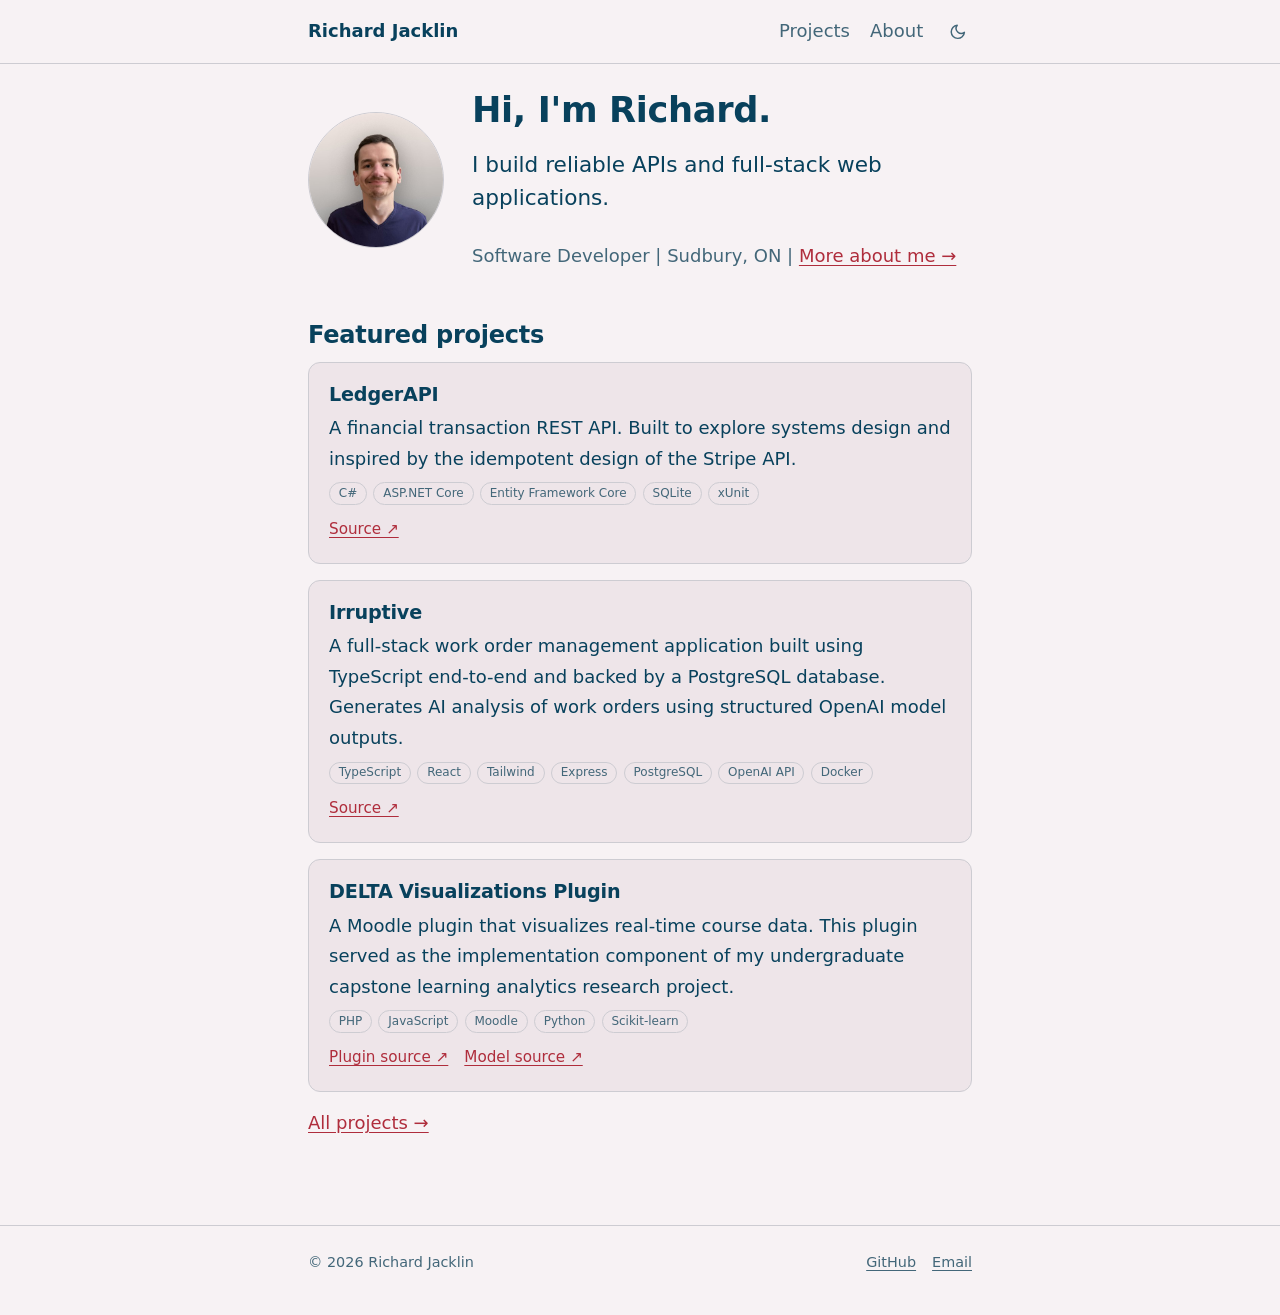
<file: index.html>
<!doctype html>
<html lang="en">
	<head>
		<meta charset="utf-8" />
		<meta name="viewport" content="width=device-width,initial-scale=1" />
		<script src="js/theme.js"></script>
		<title>Richard Jacklin</title>
		<meta name="description" content="Software developer. A record of my skills, experience and projects." />
		<meta property="og:type" content="website" />
		<meta property="og:title" content="Richard Jacklin" />
		<meta property="og:description" content="Software developer. A record of my skills, experience and projects." />
		<meta property="og:image" content="https://rijacklin.github.io/img/headshot.jpg" />
		<link rel="icon" type="image/svg+xml" href="img/favicon.svg" />
		<link rel="stylesheet" href="css/style.css" />
		<script src="js/main.js" defer></script>
	</head>
	<body>
		<header class="site-header">
			<div class="container">
				<a class="brand" href="index.html">Richard Jacklin</a>
				<nav aria-label="Main">
					<a href="projects.html">Projects</a>
					<a href="about.html">About</a>
				</nav>
			</div>
		</header>

		<main class="container">
			<section class="intro">
				<img class="headshot" src="img/headshot.jpg" alt="Richard Jacklin" width="400" height="400" />
				<div>
					<h1>Hi, I'm Richard.</h1>
					<p class="lead">I build reliable APIs and full-stack web applications.</p>
					<p class="muted">Software Developer | Sudbury, ON | <a href="about.html">More about me →</a></p>
				</div>
			</section>

			<section>
				<h2>Featured projects</h2>
				<div class="grid">
					<article class="card">
						<h3>LedgerAPI</h3>
						<p>
							A financial transaction REST API. Built to explore systems design and inspired by the idempotent design of the
              Stripe API.
						</p>
						<ul class="tags">
							<li class="tag">C#</li>
							<li class="tag">ASP.NET Core</li>
							<li class="tag">Entity Framework Core</li>
							<li class="tag">SQLite</li>
							<li class="tag">xUnit</li>
						</ul>
						<p class="links">
							<a href="https://github.com/rijacklin/LedgerAPI" rel="noopener" target="_blank">Source ↗</a>
						</p>
					</article>
					<article class="card">
						<h3>Irruptive</h3>
						<p>
							A full-stack work order management application built using TypeScript end-to-end and backed by a PostgreSQL 
							database. Generates AI analysis of work orders using structured OpenAI model outputs.
						</p>
						<ul class="tags">
							<li class="tag">TypeScript</li>
							<li class="tag">React</li>
							<li class="tag">Tailwind</li>
							<li class="tag">Express</li>
							<li class="tag">PostgreSQL</li>
							<li class="tag">OpenAI API</li>
							<li class="tag">Docker</li>
						</ul>
						<p class="links">
							<a href="https://github.com/rijacklin/irruptive" rel="noopener" target="_blank">Source ↗</a>
						</p>
					</article>
					<article class="card">
						<h3>DELTA Visualizations Plugin</h3>
						<p>
							A Moodle plugin that visualizes real-time course data. This plugin served as the implementation component of my
							undergraduate capstone learning analytics research project.
						</p>
						<ul class="tags">
							<li class="tag">PHP</li>
							<li class="tag">JavaScript</li>
							<li class="tag">Moodle</li>
							<li class="tag">Python</li>
							<li class="tag">Scikit-learn</li>
						</ul>
						<p class="links">
							<a href="https://github.com/rijacklin/delta-visualizations-plugin" rel="noopener" target="_blank">Plugin source ↗</a>
							<a href="https://github.com/rijacklin/random-forest" rel="noopener" target="_blank">Model source ↗</a>
						</p>
					</article>
				</div>
				<p><a href="projects.html">All projects →</a></p>
			</section>
		</main>

		<footer class="site-footer">
			<div class="container">
				<span>&copy; <span data-year>2026</span> Richard Jacklin</span>
				<span class="links">
					<a href="https://github.com/rijacklin" rel="me noopener" target="_blank">GitHub</a>
					<a href="mailto:rijacklin1@gmail.com">Email</a>
				</span>
			</div>
		</footer>
	</body>
</html>
</file>
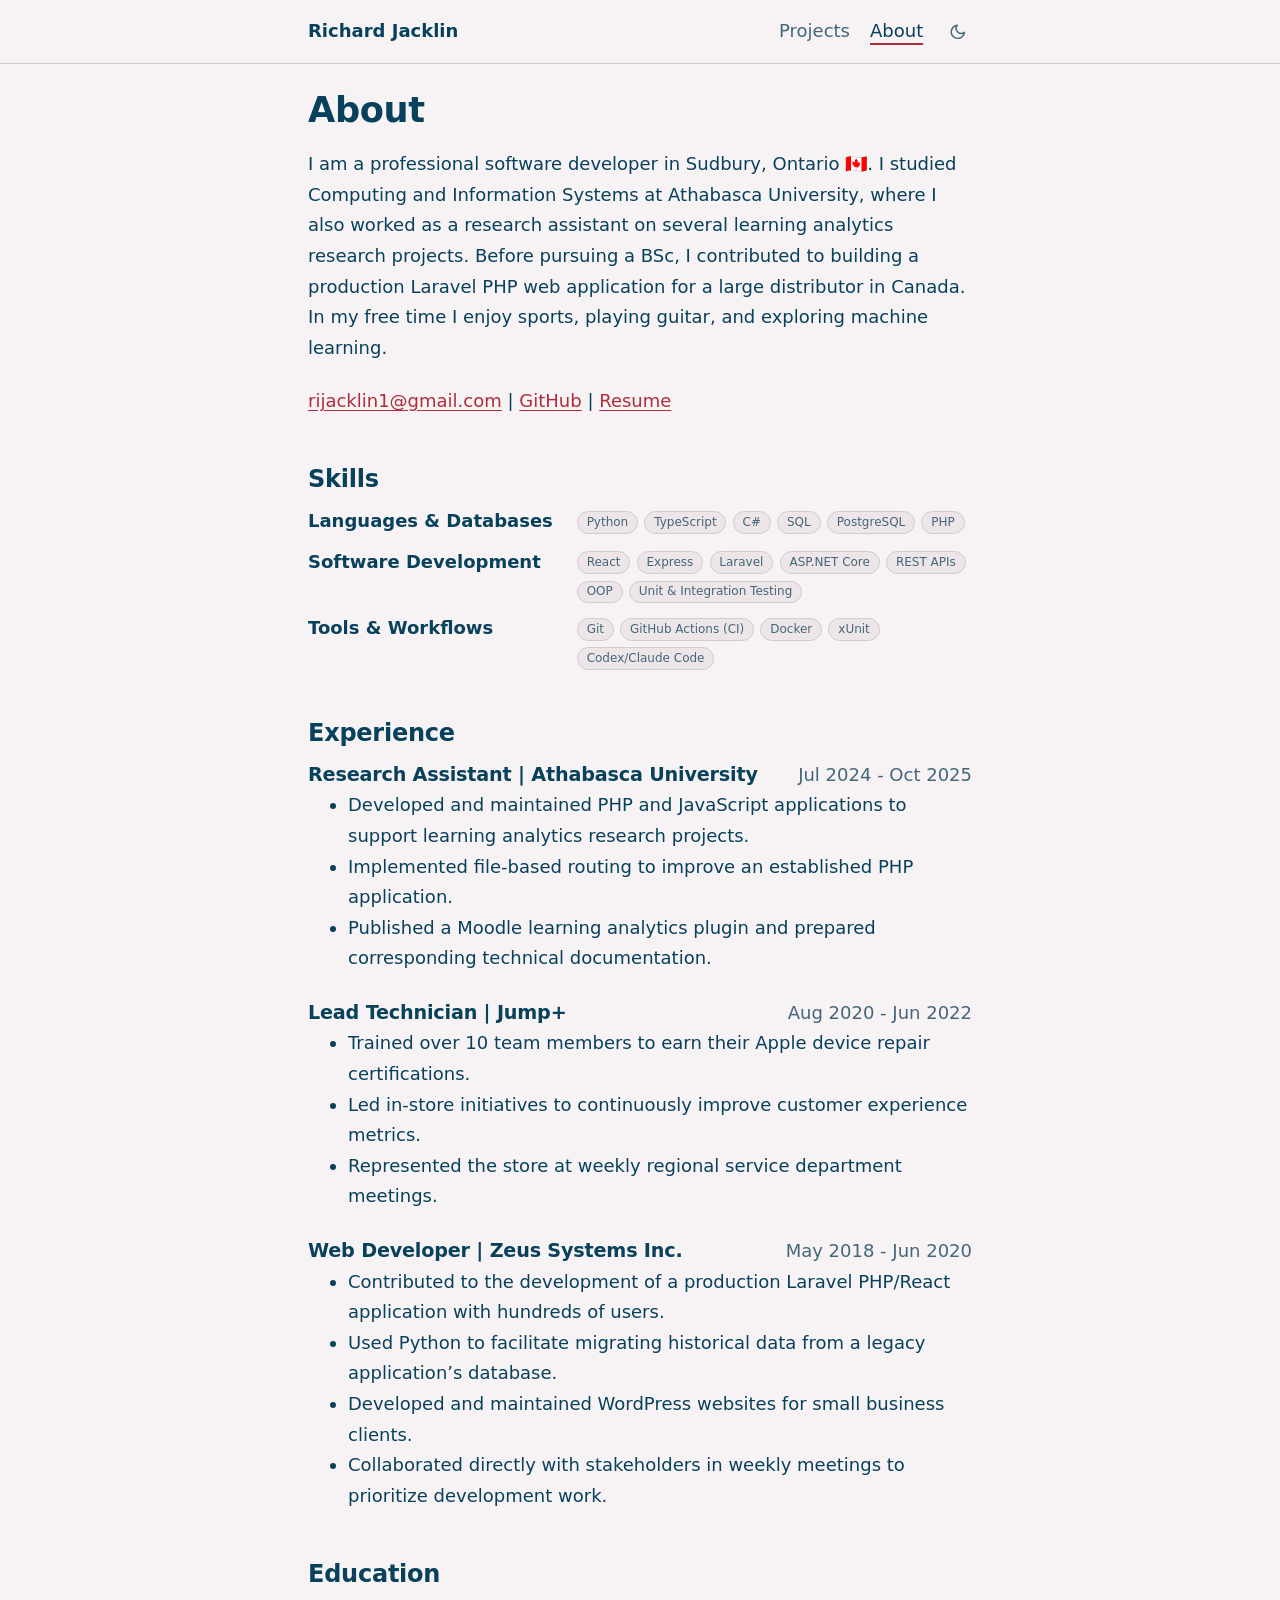
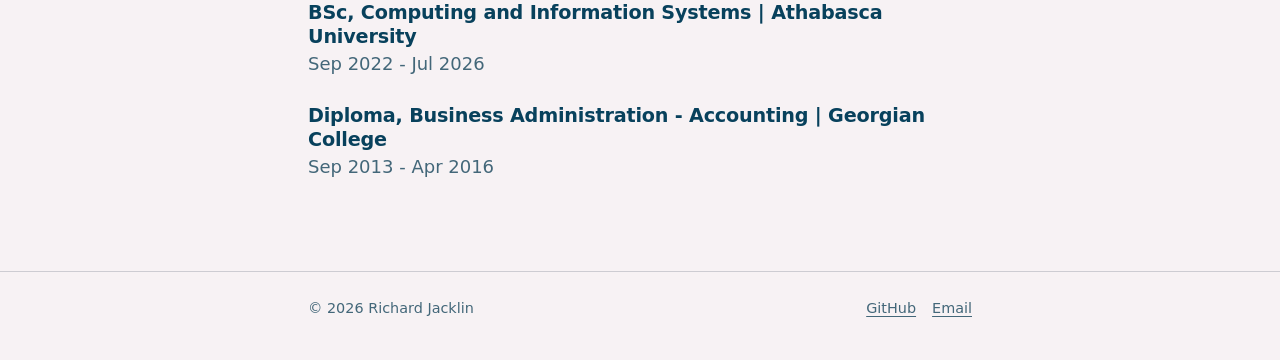
<file: about.html>
<!doctype html>
<html lang="en">
	<head>
		<meta charset="utf-8" />
		<meta name="viewport" content="width=device-width,initial-scale=1" />
		<script src="js/theme.js"></script>
		<title>About | Richard Jacklin</title>
		<meta name="description" content="About Richard Jacklin: skills, experience and education." />
		<meta property="og:type" content="website" />
		<meta property="og:title" content="About | Richard Jacklin" />
		<meta property="og:description" content="About Richard Jacklin: skills, experience and education." />
		<link rel="icon" type="image/svg+xml" href="img/favicon.svg" />
		<link rel="stylesheet" href="css/style.css" />
		<script src="js/main.js" defer></script>
	</head>
	<body>
		<header class="site-header">
			<div class="container">
				<a class="brand" href="index.html">Richard Jacklin</a>
				<nav aria-label="Main">
					<a href="projects.html">Projects</a>
					<a href="about.html" aria-current="page">About</a>
				</nav>
			</div>
		</header>

		<main class="container">
			<h1>About</h1>
			<p>
        I am a professional software developer in Sudbury, Ontario &#x1F1E8;&#x1F1E6;. I studied Computing and Information
        Systems at Athabasca University, where I also worked as a research assistant on several learning analytics research
        projects. Before pursuing a BSc, I contributed to building a production Laravel PHP web application for a large
        distributor in Canada. In my free time I enjoy sports, playing guitar, and exploring machine learning.
			</p>
			<p>
				<a href="mailto:rijacklin1@gmail.com">rijacklin1@gmail.com</a>
				| <a href="https://github.com/rijacklin" rel="me noopener" target="_blank">GitHub</a>
				| <a href="resume.html">Resume</a>
			</p>

			<h2>Skills</h2>
			<dl class="skills">
				<dt>Languages &amp; Databases</dt>
				<dd>
					<ul class="tags">
						<li class="tag">Python</li>
						<li class="tag">TypeScript</li>
						<li class="tag">C#</li>
						<li class="tag">SQL</li>
						<li class="tag">PostgreSQL</li>
						<li class="tag">PHP</li>
					</ul>
				</dd>
				<dt>Software Development</dt>
				<dd>
					<ul class="tags">
						<li class="tag">React</li>
						<li class="tag">Express</li>
						<li class="tag">Laravel</li>
						<li class="tag">ASP.NET Core</li>
						<li class="tag">REST APIs</li>
						<li class="tag">OOP</li>
						<li class="tag">Unit &amp; Integration Testing</li>
					</ul>
				</dd>
				<dt>Tools &amp; Workflows</dt>
				<dd>
					<ul class="tags">
						<li class="tag">Git</li>
						<li class="tag">GitHub Actions (CI)</li>
						<li class="tag">Docker</li>
						<li class="tag">xUnit</li>
						<li class="tag">Codex/Claude Code</li>
					</ul>
				</dd>
			</dl>

			<h2>Experience</h2>
			<div class="entry">
				<div class="head">
					<h3>Research Assistant | Athabasca University</h3>
					<span class="muted">Jul 2024 - Oct 2025</span>
				</div>
				<ul>
					<li>Developed and maintained PHP and JavaScript applications to support learning analytics research projects.</li>
					<li>Implemented file-based routing to improve an established PHP application.</li>
					<li>Published a Moodle learning analytics plugin and prepared corresponding technical documentation.</li>
				</ul>
			</div>
			<div class="entry">
				<div class="head">
					<h3>Lead Technician | Jump+</h3>
					<span class="muted">Aug 2020 - Jun 2022</span>
				</div>
				<ul>
					<li>Trained over 10 team members to earn their Apple device repair certifications.</li>
					<li>Led in-store initiatives to continuously improve customer experience metrics.</li>
					<li>Represented the store at weekly regional service department meetings.</li>
				</ul>
			</div>
			<div class="entry">
				<div class="head">
					<h3>Web Developer | Zeus Systems Inc.</h3>
					<span class="muted">May 2018 - Jun 2020</span>
				</div>
				<ul>
					<li>Contributed to the development of a production Laravel PHP/React application with hundreds of users.</li>
					<li>Used Python to facilitate migrating historical data from a legacy application’s database.</li>
					<li>Developed and maintained WordPress websites for small business clients.</li>
					<li>Collaborated directly with stakeholders in weekly meetings to prioritize development work.</li>
				</ul>
			</div>

			<h2>Education</h2>
			<div class="entry">
				<div class="head">
					<h3>BSc, Computing and Information Systems | Athabasca University</h3>
					<span class="muted">Sep 2022 - Jul 2026</span>
				</div>
			</div>
			<div class="entry">
				<div class="head">
					<h3>Diploma, Business Administration - Accounting | Georgian College</h3>
					<span class="muted">Sep 2013 - Apr 2016</span>
				</div>
			</div>
		</main>

		<footer class="site-footer">
			<div class="container">
				<span>&copy; <span data-year>2026</span> Richard Jacklin</span>
				<span class="links">
					<a href="https://github.com/rijacklin" rel="me noopener" target="_blank">GitHub</a>
					<a href="mailto:rijacklin1@gmail.com">Email</a>
				</span>
			</div>
		</footer>
	</body>
</html>
</file>
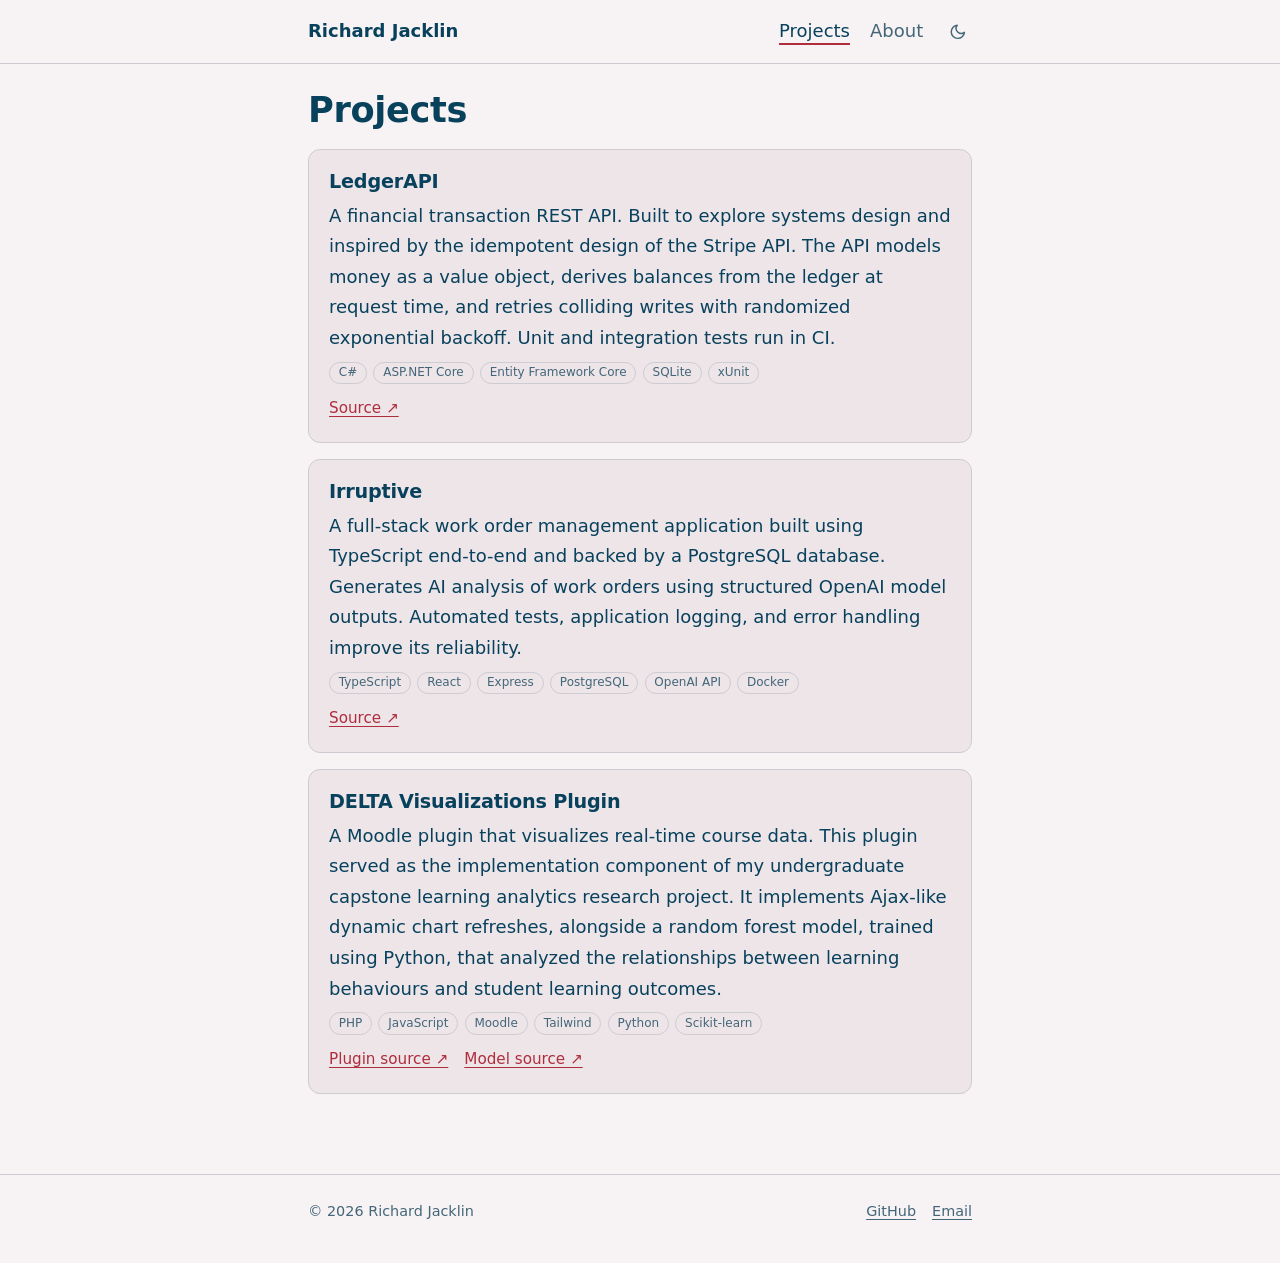
<file: projects.html>
<!doctype html>
<html lang="en">
	<head>
		<meta charset="utf-8" />
		<meta name="viewport" content="width=device-width,initial-scale=1" />
		<script src="js/theme.js"></script>
		<title>Projects | Richard Jacklin</title>
		<meta name="description" content="A selection of things I've built." />
		<meta property="og:type" content="website" />
		<meta property="og:title" content="Projects | Richard Jacklin" />
		<meta property="og:description" content="A selection of things I've built." />
		<link rel="icon" type="image/svg+xml" href="img/favicon.svg" />
		<link rel="stylesheet" href="css/style.css" />
		<script src="js/main.js" defer></script>
	</head>
	<body>
		<header class="site-header">
			<div class="container">
				<a class="brand" href="index.html">Richard Jacklin</a>
				<nav aria-label="Main">
					<a href="projects.html" aria-current="page">Projects</a>
					<a href="about.html">About</a>
				</nav>
			</div>
		</header>

		<main class="container">
			<h1>Projects</h1>
			<div class="grid">
				<article class="card">
					<h3>LedgerAPI</h3>
					<p>
            A financial transaction REST API. Built to explore systems design and inspired by the idempotent design of the
            Stripe API. The API models money as a value object, derives balances from the ledger at
						request time, and retries colliding writes with randomized exponential backoff. Unit and integration
						tests run in CI.
					</p>
					<ul class="tags">
						<li class="tag">C#</li>
						<li class="tag">ASP.NET Core</li>
						<li class="tag">Entity Framework Core</li>
						<li class="tag">SQLite</li>
						<li class="tag">xUnit</li>
					</ul>
					<p class="links">
						<a href="https://github.com/rijacklin/LedgerAPI" rel="noopener" target="_blank">Source ↗</a>
					</p>
				</article>
				<article class="card">
					<h3>Irruptive</h3>
					<p>
            A full-stack work order management application built using TypeScript end-to-end and backed by a PostgreSQL 
						database. Generates AI analysis of work orders using structured OpenAI model outputs. Automated tests,
						application logging, and error handling improve its reliability.
					</p>
					<ul class="tags">
						<li class="tag">TypeScript</li>
						<li class="tag">React</li>
						<li class="tag">Express</li>
						<li class="tag">PostgreSQL</li>
						<li class="tag">OpenAI API</li>
						<li class="tag">Docker</li>
					</ul>
					<p class="links">
						<a href="https://github.com/rijacklin/irruptive" rel="noopener" target="_blank">Source ↗</a>
					</p>
				</article>
				<article class="card">
					<h3>DELTA Visualizations Plugin</h3>
					<p>
            A Moodle plugin that visualizes real-time course data. This plugin served as the implementation component of my
						undergraduate capstone learning analytics research project. It implements Ajax-like dynamic
            chart refreshes, alongside a random forest model, trained using Python, that analyzed the relationships between learning
            behaviours and student learning outcomes.
					</p>
					<ul class="tags">
						<li class="tag">PHP</li>
						<li class="tag">JavaScript</li>
						<li class="tag">Moodle</li>
						<li class="tag">Tailwind</li>
						<li class="tag">Python</li>
						<li class="tag">Scikit-learn</li>
					</ul>
					<p class="links">
						<a href="https://github.com/rijacklin/delta-visualizations-plugin" rel="noopener" target="_blank">Plugin source ↗</a>
						<a href="https://github.com/rijacklin/random-forest" rel="noopener" target="_blank">Model source ↗</a>
					</p>
				</article>
			</div>
		</main>

		<footer class="site-footer">
			<div class="container">
				<span>&copy; <span data-year>2026</span> Richard Jacklin</span>
				<span class="links">
					<a href="https://github.com/rijacklin" rel="me noopener" target="_blank">GitHub</a>
					<a href="mailto:rijacklin1@gmail.com">Email</a>
				</span>
			</div>
		</footer>
	</body>
</html>
</file>
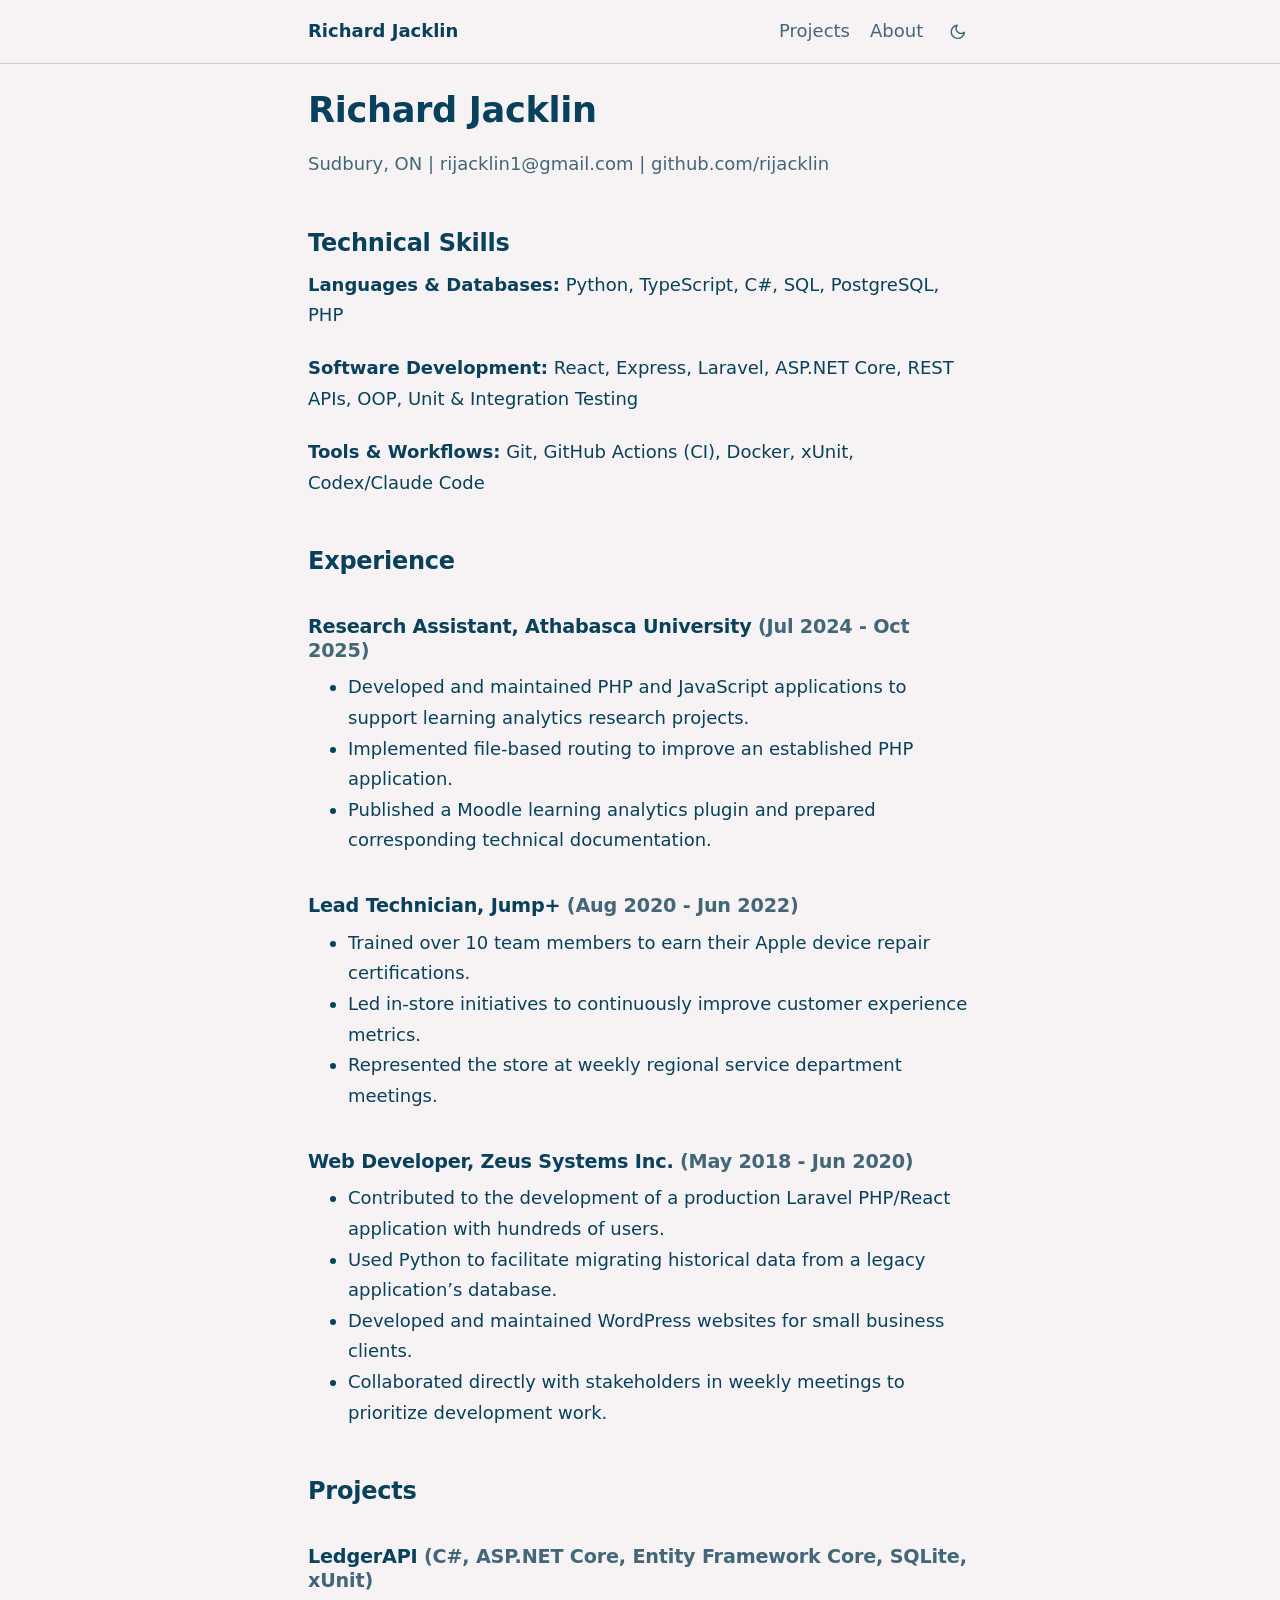
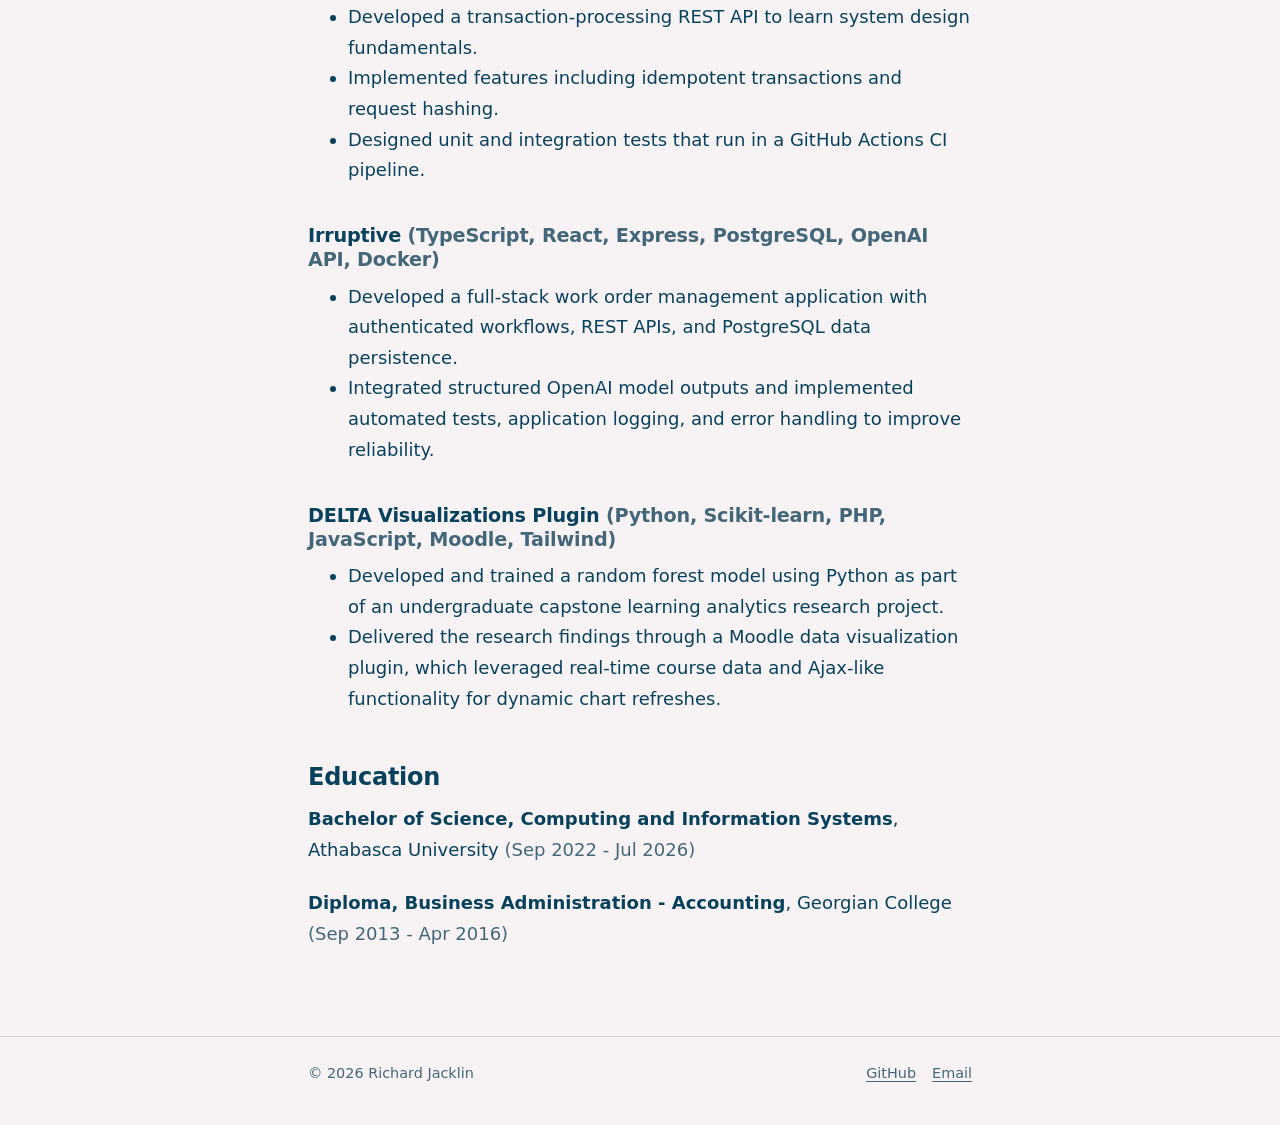
<file: resume.html>
<!doctype html>
<html lang="en">
	<head>
		<meta charset="utf-8" />
		<meta name="viewport" content="width=device-width,initial-scale=1" />
		<script src="js/theme.js"></script>
		<title>Resume | Richard Jacklin</title>
		<meta name="description" content="Resume of Richard Jacklin." />
		<meta property="og:type" content="website" />
		<meta property="og:title" content="Resume | Richard Jacklin" />
		<meta property="og:description" content="Resume of Richard Jacklin." />
		<link rel="icon" type="image/svg+xml" href="img/favicon.svg" />
		<link rel="stylesheet" href="css/style.css" />
		<script src="js/main.js" defer></script>
	</head>
	<body>
		<header class="site-header">
			<div class="container">
				<a class="brand" href="index.html">Richard Jacklin</a>
				<nav aria-label="Main">
					<a href="projects.html">Projects</a>
					<a href="about.html">About</a>
				</nav>
			</div>
		</header>

		<main class="container">
			<h1>Richard Jacklin</h1>
			<p class="muted">Sudbury, ON | rijacklin1@gmail.com | github.com/rijacklin</p>

			<h2>Technical Skills</h2>
			<p><strong>Languages &amp; Databases:</strong> Python, TypeScript, C#, SQL, PostgreSQL, PHP</p>
			<p><strong>Software Development:</strong> React, Express, Laravel, ASP.NET Core, REST APIs, OOP, Unit &amp; Integration Testing</p>
			<p><strong>Tools &amp; Workflows:</strong> Git, GitHub Actions (CI), Docker, xUnit, Codex/Claude Code</p>

			<h2>Experience</h2>
			<section>
				<h3>Research Assistant, Athabasca University <span class="muted">(Jul 2024 - Oct 2025)</span></h3>
				<ul>
					<li>Developed and maintained PHP and JavaScript applications to support learning analytics research projects.</li>
					<li>Implemented file-based routing to improve an established PHP application.</li>
					<li>Published a Moodle learning analytics plugin and prepared corresponding technical documentation.</li>
				</ul>
			</section>
			<section>
				<h3>Lead Technician, Jump+ <span class="muted">(Aug 2020 - Jun 2022)</span></h3>
				<ul>
					<li>Trained over 10 team members to earn their Apple device repair certifications.</li>
					<li>Led in-store initiatives to continuously improve customer experience metrics.</li>
					<li>Represented the store at weekly regional service department meetings.</li>
				</ul>
			</section>
			<section>
				<h3>Web Developer, Zeus Systems Inc. <span class="muted">(May 2018 - Jun 2020)</span></h3>
				<ul>
					<li>Contributed to the development of a production Laravel PHP/React application with hundreds of users.</li>
					<li>Used Python to facilitate migrating historical data from a legacy application’s database.</li>
					<li>Developed and maintained WordPress websites for small business clients.</li>
					<li>Collaborated directly with stakeholders in weekly meetings to prioritize development work.</li>
				</ul>
			</section>

			<h2>Projects</h2>
			<section>
				<h3>LedgerAPI <span class="muted">(C#, ASP.NET Core, Entity Framework Core, SQLite, xUnit)</span></h3>
				<ul>
					<li>Developed a transaction-processing REST API to learn system design fundamentals.</li>
					<li>Implemented features including idempotent transactions and request hashing.</li>
					<li>Designed unit and integration tests that run in a GitHub Actions CI pipeline.</li>
				</ul>
			</section>
			<section>
				<h3>Irruptive <span class="muted">(TypeScript, React, Express, PostgreSQL, OpenAI API, Docker)</span></h3>
				<ul>
					<li>Developed a full-stack work order management application with authenticated workflows, REST APIs, and PostgreSQL data persistence.</li>
					<li>Integrated structured OpenAI model outputs and implemented automated tests, application logging, and error handling to improve reliability.</li>
				</ul>
			</section>
			<section>
				<h3>DELTA Visualizations Plugin <span class="muted">(Python, Scikit-learn, PHP, JavaScript, Moodle, Tailwind)</span></h3>
				<ul>
					<li>Developed and trained a random forest model using Python as part of an undergraduate capstone learning analytics research project.</li>
					<li>Delivered the research findings through a Moodle data visualization plugin, which leveraged real-time course data and Ajax-like functionality for dynamic chart refreshes.</li>
				</ul>
			</section>

			<h2>Education</h2>
			<p>
				<strong>Bachelor of Science, Computing and Information Systems</strong>, Athabasca University
				<span class="muted">(Sep 2022 - Jul 2026)</span>
			</p>
			<p>
				<strong>Diploma, Business Administration - Accounting</strong>, Georgian College
				<span class="muted">(Sep 2013 - Apr 2016)</span>
			</p>
		</main>

		<footer class="site-footer">
			<div class="container">
				<span>&copy; <span data-year>2026</span> Richard Jacklin</span>
				<span class="links">
					<a href="https://github.com/rijacklin" rel="me noopener" target="_blank">GitHub</a>
					<a href="mailto:rijacklin1@gmail.com">Email</a>
				</span>
			</div>
		</footer>
	</body>
</html>
</file>
<file: css/style.css>
:root {
	/* Palette: Yale blue, tomato jam, slate grey, peach glow, lavender blush. */
	--yale-blue: #08415c;
	--tomato-jam: #cc2936;
	--slate-grey: #6b818c;
	--peach-glow: #f1bf98;
	--lavender-blush: #eee5e9;

	/* Light: lavender blush page, Yale blue text; tomato jam and slate grey
	   nudged toward Yale blue so links and muted text stay readable on cards. */
	--bg: color-mix(in srgb, var(--lavender-blush) 50%, white);
	--surface: var(--lavender-blush);
	--border: color-mix(in srgb, var(--lavender-blush) 75%, var(--slate-grey));
	--text: var(--yale-blue);
	--muted: color-mix(in srgb, var(--slate-grey) 60%, var(--yale-blue));
	--accent: color-mix(in srgb, var(--tomato-jam) 85%, var(--yale-blue));
	--font-sans: ui-sans-serif, system-ui, -apple-system, 'Segoe UI', Roboto, sans-serif;
	--font-mono: ui-monospace, 'JetBrains Mono', 'Fira Code', SFMono-Regular, Menlo, monospace;
	color-scheme: light dark;
}
/* Theme follows the OS unless the header toggle sets data-theme on <html>.
   Dark: deep Yale blue page, cool off-white text, peach glow accent
   (tomato jam is too dark to read on blue). */
:root[data-theme='light'] {
	color-scheme: light;
}
@media (prefers-color-scheme: dark) {
	:root:not([data-theme='light']) {
		--bg: color-mix(in srgb, var(--yale-blue) 45%, black);
		--surface: color-mix(in srgb, var(--yale-blue) 65%, black);
		--border: color-mix(in srgb, var(--yale-blue) 90%, black);
		--text: color-mix(in srgb, white 92%, var(--yale-blue));
		--muted: color-mix(in srgb, var(--slate-grey) 45%, var(--lavender-blush));
		--accent: var(--peach-glow);
	}
}
:root[data-theme='dark'] {
	--bg: color-mix(in srgb, var(--yale-blue) 45%, black);
	--surface: color-mix(in srgb, var(--yale-blue) 65%, black);
	--border: color-mix(in srgb, var(--yale-blue) 90%, black);
	--text: color-mix(in srgb, white 92%, var(--yale-blue));
	--muted: color-mix(in srgb, var(--slate-grey) 45%, var(--lavender-blush));
	--accent: var(--peach-glow);
	color-scheme: dark;
}

/* ---------- Base ---------- */

*,
*::before,
*::after {
	box-sizing: border-box;
}
html {
	scroll-behavior: smooth;
}
body {
	margin: 0;
	background: var(--bg);
	color: var(--text);
	font: 18px/1.7 var(--font-sans);
	-webkit-font-smoothing: antialiased;
	overflow-wrap: break-word;
}
.container {
	max-width: 44rem;
	margin: 0 auto;
	padding: 0 1.25rem;
}
main.container {
	padding-top: 1.5rem;
	padding-bottom: 4rem;
}
h1,
h2,
h3,
h4 {
	line-height: 1.25;
	margin: 2em 0 0.5em;
	letter-spacing: -0.01em;
}
h1 {
	font-size: 2.2rem;
	margin-top: 0;
}
h2 {
	font-size: 1.5rem;
}
h3 {
	font-size: 1.2rem;
}
p,
ul,
ol {
	margin: 0 0 1.25em;
}
a {
	color: var(--accent);
	text-underline-offset: 3px;
}
a:hover {
	text-decoration-thickness: 2px;
}
img {
	max-width: 100%;
	height: auto;
	border-radius: 8px;
}
hr {
	border: none;
	border-top: 1px solid var(--border);
	margin: 2.5rem 0;
}
code {
	font-family: var(--font-mono);
	font-size: 0.88em;
	background: var(--surface);
	padding: 0.15em 0.35em;
	border-radius: 4px;
}
pre {
	padding: 1rem 1.25rem;
	border-radius: 8px;
	overflow-x: auto;
	font-size: 0.9rem;
	line-height: 1.55;
	border: 1px solid var(--border);
	background: var(--surface);
	margin: 0 0 1.5em;
}
pre code {
	background: none;
	padding: 0;
	font-size: inherit;
}
blockquote {
	margin: 0 0 1.25em;
	padding-left: 1rem;
	border-left: 3px solid var(--accent);
	color: var(--muted);
}
table {
	width: 100%;
	border-collapse: collapse;
	margin-bottom: 1.25em;
}
th,
td {
	text-align: left;
	padding: 0.4em 0.6em;
	border-bottom: 1px solid var(--border);
}
button {
	font: inherit;
	font-size: 0.9rem;
	padding: 0.3rem 0.8rem;
	border: 1px solid var(--border);
	border-radius: 6px;
	background: var(--surface);
	color: var(--text);
	cursor: pointer;
}
.muted {
	color: var(--muted);
}
.tag {
	display: inline-block;
	font-size: 0.75rem;
	padding: 0.05rem 0.55rem;
	border: 1px solid var(--border);
	border-radius: 999px;
	color: var(--muted);
	background: var(--surface);
	line-height: 1.6;
}
.tags {
	display: flex;
	flex-wrap: wrap;
	gap: 0.4rem;
	padding: 0;
	margin: 0.4rem 0 0;
	list-style: none;
}

/* ---------- Header & footer ---------- */

.site-header {
	border-bottom: 1px solid var(--border);
}
.site-header .container {
	display: flex;
	align-items: center;
	justify-content: space-between;
	gap: 1rem;
	padding-top: 1rem;
	padding-bottom: 1rem;
}
.brand {
	font-weight: 700;
	color: var(--text);
	text-decoration: none;
}
.site-header nav {
	display: flex;
	align-items: center;
	gap: 1.25rem;
}
.theme-toggle {
	display: inline-flex;
	padding: 0.35rem;
	border: none;
	background: none;
	color: var(--muted);
}
.theme-toggle:hover {
	color: var(--text);
	background: var(--surface);
}
.theme-toggle svg {
	width: 1.1rem;
	height: 1.1rem;
}
.site-header nav a {
	color: var(--muted);
	text-decoration: none;
}
.site-header nav a:hover,
.site-header nav a[aria-current='page'] {
	color: var(--text);
}
.site-header nav a[aria-current='page'] {
	text-decoration: underline;
	text-decoration-color: var(--accent);
	text-decoration-thickness: 2px;
	text-underline-offset: 6px;
}

.site-footer {
	border-top: 1px solid var(--border);
	color: var(--muted);
	font-size: 0.9rem;
}
.site-footer .container {
	display: flex;
	flex-wrap: wrap;
	justify-content: space-between;
	gap: 0.5rem 1.5rem;
	padding-top: 1.5rem;
	padding-bottom: 2.5rem;
}
.site-footer .links {
	display: flex;
	gap: 1rem;
}
.site-footer a {
	color: var(--muted);
}
.site-footer a:hover {
	color: var(--text);
}

/* ---------- Home ---------- */

.intro {
	display: flex;
	align-items: center;
	gap: 1.75rem;
	margin-bottom: 3rem;
}
.intro p:last-child {
	margin-bottom: 0;
}
.intro .muted a {
	white-space: nowrap;
}
.headshot {
	flex-shrink: 0;
	width: 8.5rem;
	height: 8.5rem;
	border-radius: 50%;
	border: 1px solid var(--border);
	object-fit: cover;
}
.lead {
	font-size: 1.35rem;
	line-height: 1.5;
}

/* ---------- Projects ---------- */

.grid {
	display: grid;
	gap: 1rem;
	margin-bottom: 1rem;
}
.card {
	padding: 1.25rem;
	border: 1px solid var(--border);
	border-radius: 12px;
	background: var(--surface);
}
.card h3 {
	margin: 0 0 0.4rem;
}
.card p {
	margin: 0 0 0.5rem;
}
.card .links {
	display: flex;
	gap: 1rem;
	margin: 0.75rem 0 0;
	font-size: 0.95rem;
}

/* ---------- About ---------- */

.skills {
	display: grid;
	grid-template-columns: max-content 1fr;
	gap: 0.6rem 1.5rem;
	margin: 0;
}
.skills dt {
	font-weight: 600;
}
.skills dd {
	margin: 0;
}
.skills dd .tags {
	margin: 0.3rem 0 0;
}
.entry {
	margin-bottom: 1.5rem;
}
.entry .head {
	display: flex;
	flex-wrap: wrap;
	justify-content: space-between;
	align-items: baseline;
	gap: 0 1rem;
}
.entry .head h3 {
	margin: 0;
}

@media (max-width: 600px) {
	body {
		font-size: 17px;
	}
	h1 {
		font-size: 1.8rem;
	}
	.skills {
		grid-template-columns: 1fr;
	}
	.intro {
		flex-direction: column;
		align-items: flex-start;
		gap: 1.25rem;
	}
	.headshot {
		width: 6.5rem;
		height: 6.5rem;
	}
}
</file>
